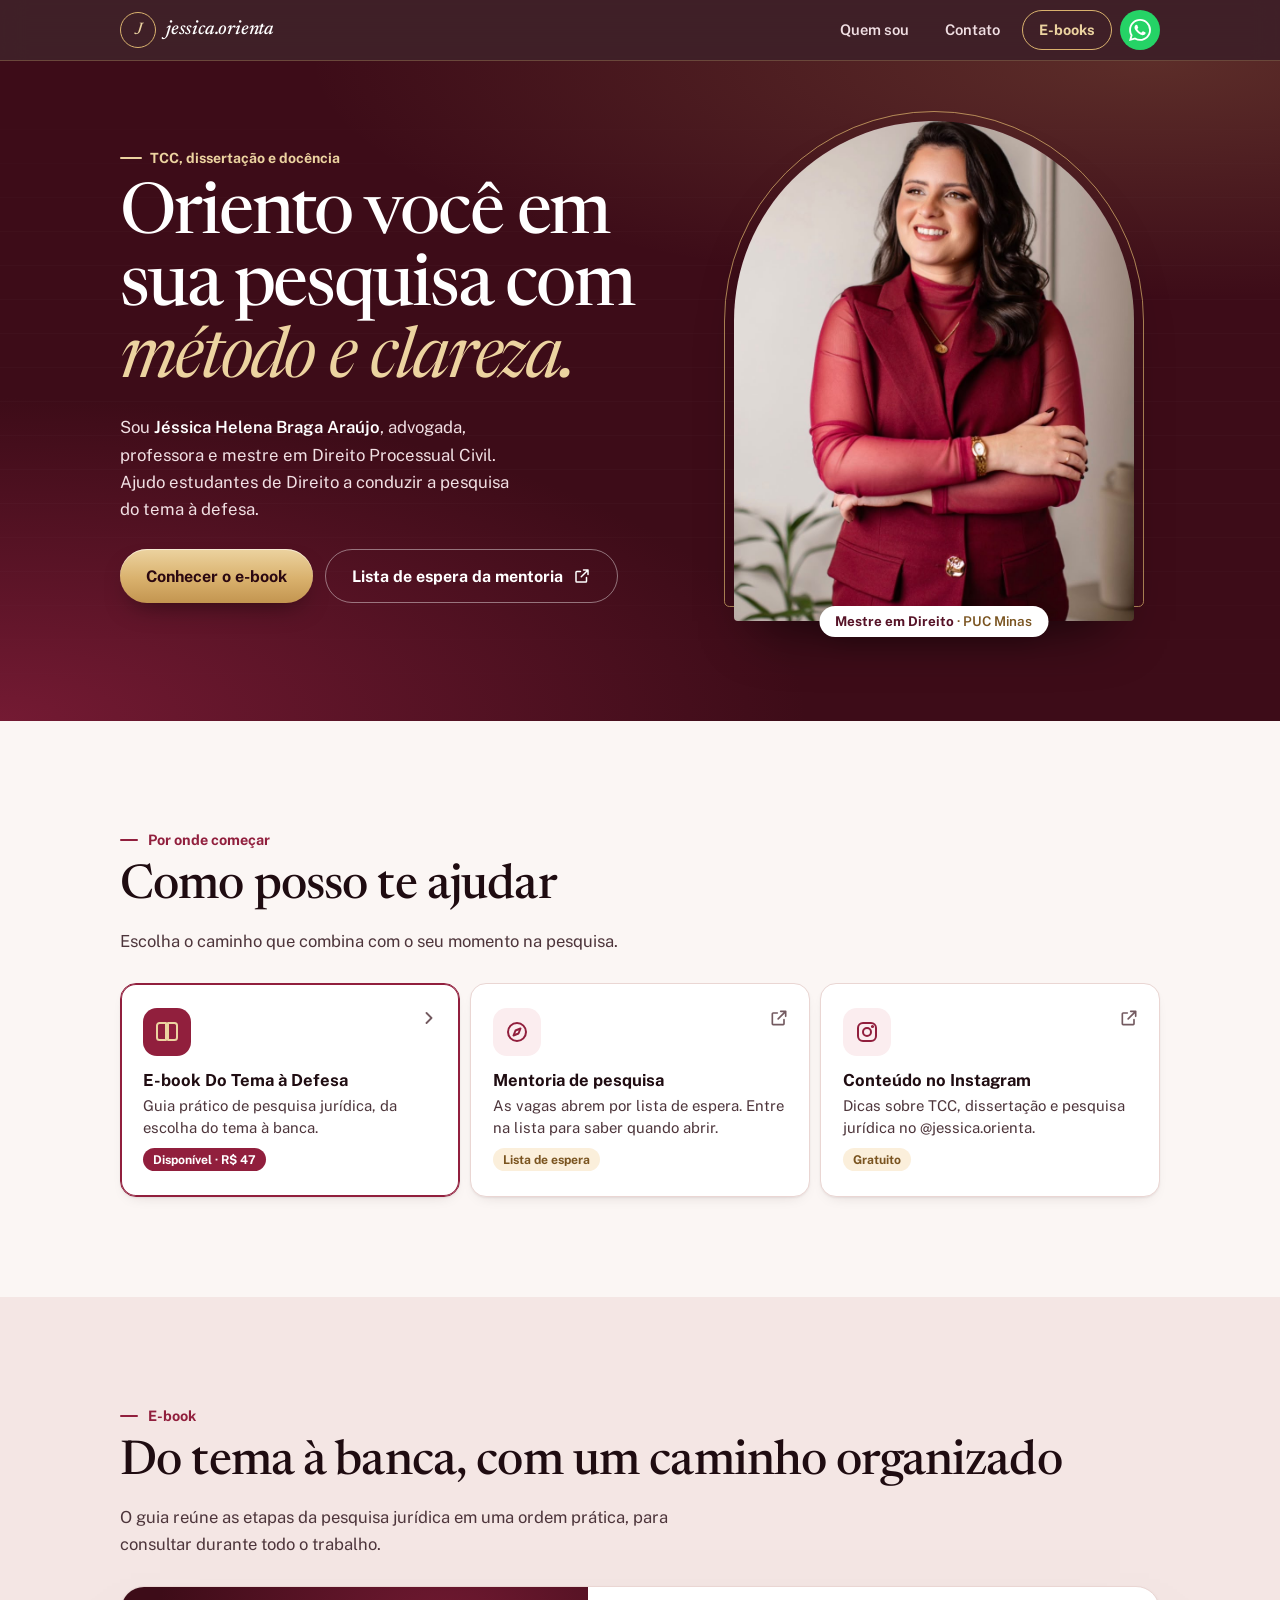
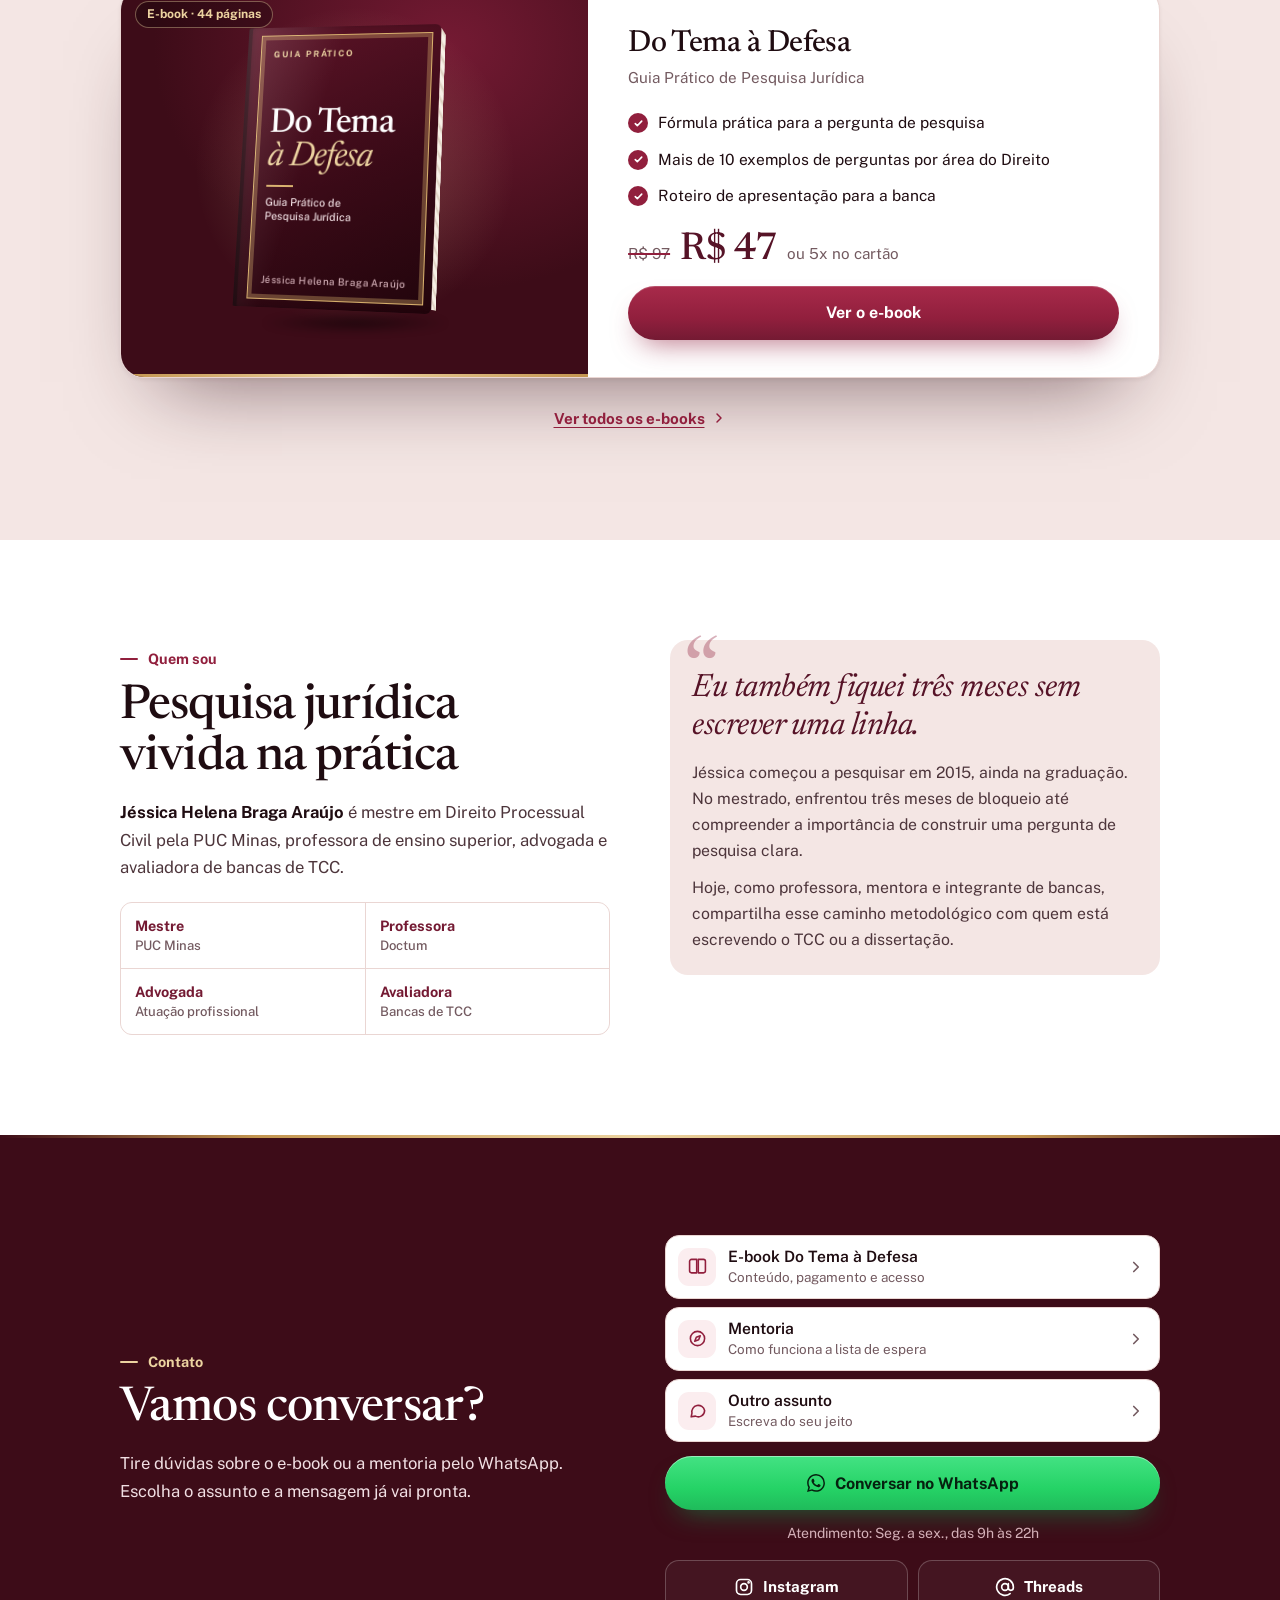
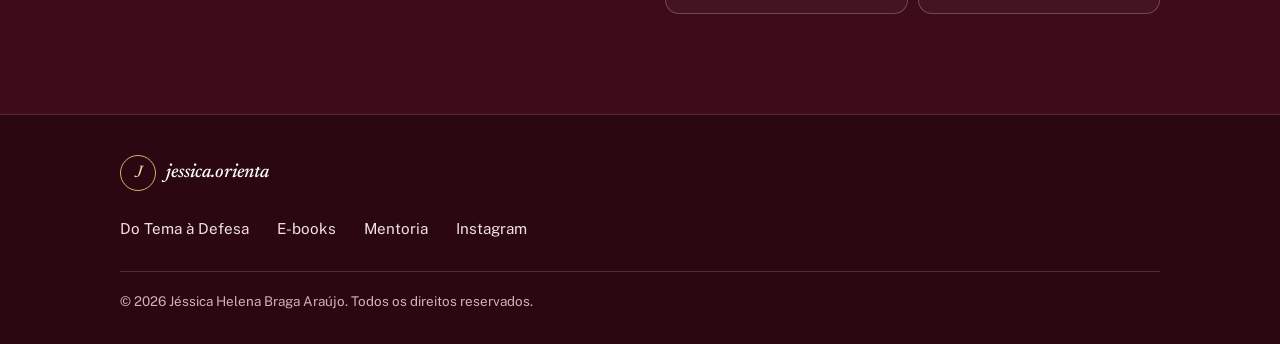
<file: index.html>
<!DOCTYPE html>
<html lang="pt-BR">
<head>
<meta charset="UTF-8">
<meta name="viewport" content="width=device-width, initial-scale=1.0, viewport-fit=cover">
<meta name="format-detection" content="telephone=no">
<title>Jéssica Orienta | Pesquisa jurídica com método e clareza</title>
<meta name="description" content="Jéssica Helena Braga Araújo: advogada, professora e mestre em Direito. Orientação em pesquisa jurídica para TCC e dissertação, e-books e mentoria.">
<meta name="theme-color" content="#3d0c18">
<link rel="canonical" href="https://jessicaorienta.com.br/">
<link rel="icon" href="assets/favicon.svg" type="image/svg+xml">
<link rel="apple-touch-icon" href="assets/apple-touch-icon.png">
<meta property="og:type" content="website">
<meta property="og:locale" content="pt_BR">
<meta property="og:site_name" content="Jéssica Orienta">
<meta property="og:url" content="https://jessicaorienta.com.br/">
<meta property="og:title" content="Jéssica Orienta | Pesquisa jurídica com método e clareza">
<meta property="og:description" content="TCC, dissertação e docência. E-books e mentoria para conduzir sua pesquisa do tema à defesa.">
<meta property="og:image" content="https://jessicaorienta.com.br/assets/og/home.jpg">
<meta property="og:image:width" content="1200">
<meta property="og:image:height" content="630">
<meta name="twitter:card" content="summary_large_image">
<link rel="preconnect" href="https://fonts.googleapis.com">
<link rel="preconnect" href="https://fonts.gstatic.com" crossorigin>
<link href="https://fonts.googleapis.com/css2?family=Newsreader:ital,opsz,wght@0,6..72,400..700;1,6..72,400..600&family=Public+Sans:wght@400..800&display=swap" rel="stylesheet">
<link rel="stylesheet" href="assets/css/site.css">
<script type="application/ld+json">
{"@context":"https://schema.org","@type":"Person","name":"Jéssica Helena Braga Araújo","url":"https://jessicaorienta.com.br/","image":"https://jessicaorienta.com.br/assets/jessica-autora.jpeg","jobTitle":"Advogada, professora e mestre em Direito Processual Civil","alumniOf":"PUC Minas","sameAs":["https://www.instagram.com/jessica.orienta/","https://www.threads.net/@jessica.orienta"]}
</script>
</head>
<body>

<svg width="0" height="0" style="position:absolute" aria-hidden="true">
  <symbol id="i-wa" viewBox="0 0 24 24"><path d="M17.472 14.382c-.297-.149-1.758-.867-2.03-.967-.273-.099-.471-.148-.67.15-.197.297-.767.966-.94 1.164-.173.199-.347.223-.644.075-.297-.15-1.255-.463-2.39-1.475-.883-.788-1.48-1.761-1.653-2.059-.173-.297-.018-.458.13-.606.134-.133.298-.347.446-.52.149-.174.198-.298.298-.497.099-.198.05-.371-.025-.52-.075-.149-.669-1.612-.916-2.207-.242-.579-.487-.5-.669-.51-.173-.008-.371-.01-.57-.01-.198 0-.52.074-.792.372-.272.297-1.04 1.016-1.04 2.479 0 1.462 1.065 2.875 1.213 3.074.149.198 2.096 3.2 5.077 4.487.709.306 1.262.489 1.694.625.712.227 1.36.195 1.871.118.571-.085 1.758-.719 2.006-1.413.248-.694.248-1.289.173-1.413-.074-.124-.272-.198-.57-.347m-5.421 7.403h-.004a9.87 9.87 0 01-5.031-1.378l-.361-.214-3.741.982.998-3.648-.235-.374a9.86 9.86 0 01-1.51-5.26c.001-5.45 4.436-9.884 9.888-9.884 2.64 0 5.122 1.03 6.988 2.898a9.825 9.825 0 012.893 6.994c-.003 5.45-4.437 9.884-9.885 9.884m8.413-18.297A11.815 11.815 0 0012.05 0C5.495 0 .16 5.335.157 11.892c0 2.096.547 4.142 1.588 5.945L.057 24l6.305-1.654a11.882 11.882 0 005.683 1.448h.005c6.554 0 11.89-5.335 11.893-11.893a11.821 11.821 0 00-3.48-8.413Z"/></symbol>
  <symbol id="i-go" viewBox="0 0 24 24"><path d="M9 6l6 6-6 6" fill="none" stroke="currentColor" stroke-width="2.2" stroke-linecap="round" stroke-linejoin="round"/></symbol>
  <symbol id="i-ext" viewBox="0 0 24 24"><path d="M14 4h6v6M20 4l-9 9M18 14v5a1 1 0 01-1 1H5a1 1 0 01-1-1V7a1 1 0 011-1h5" fill="none" stroke="currentColor" stroke-width="2" stroke-linecap="round" stroke-linejoin="round"/></symbol>
  <symbol id="i-ig" viewBox="0 0 24 24"><g fill="none" stroke="currentColor" stroke-width="2" stroke-linecap="round" stroke-linejoin="round"><rect x="3" y="3" width="18" height="18" rx="5"/><circle cx="12" cy="12" r="4"/><circle cx="17.5" cy="6.5" r=".6" fill="currentColor"/></g></symbol>
  <symbol id="i-at" viewBox="0 0 24 24"><g fill="none" stroke="currentColor" stroke-width="2" stroke-linecap="round" stroke-linejoin="round"><circle cx="12" cy="12" r="4"/><path d="M16 8v5a3 3 0 006 0v-1a10 10 0 10-3.9 7.9"/></g></symbol>
</svg>

<!-- ============================== CABEÇALHO ============================== -->
<header class="site-head">
  <div class="wrap head-row">
    <a href="./" class="brand" aria-label="Jéssica Orienta, página inicial"><b aria-hidden="true">J</b><span>jessica.orienta</span></a>
    <nav class="head-nav" aria-label="Principal">
      <a href="#sobre" class="head-link">Quem sou</a>
      <a href="#contato" class="head-link">Contato</a>
      <a href="ebooks/" class="head-pill">E-books</a>
      <a href="#" class="head-wa" data-wa="geral" aria-label="Conversar no WhatsApp"><svg class="wa-ico" aria-hidden="true"><use href="#i-wa"/></svg></a>
    </nav>
  </div>
</header>

<main>
<!-- ============================== HERO ============================== -->
<section class="home-hero" aria-labelledby="titulo-home">
  <div class="wrap home-grid">
    <figure class="arch">
      <img src="assets/jessica-autora.jpeg" alt="Jéssica Helena Braga Araújo" width="910" height="1280" fetchpriority="high">
      <figcaption class="arch-tag">Mestre em Direito <span>· PUC Minas</span></figcaption>
    </figure>
    <div>
      <p class="home-label">TCC, dissertação e docência</p>
      <h1 id="titulo-home">Oriento você em sua pesquisa com <em>método e clareza.</em></h1>
      <p class="home-sub">Sou <strong>Jéssica Helena Braga Araújo</strong>, advogada, professora e mestre em Direito Processual Civil. Ajudo estudantes de Direito a conduzir a pesquisa do tema à defesa.</p>
      <div class="home-actions">
        <a href="ebooks/do-tema-a-defesa/" class="btn btn-primary">Conhecer o e-book</a>
        <a href="#" class="btn btn-ghost" data-link="mentoriaListaEspera">Lista de espera da mentoria <svg aria-hidden="true"><use href="#i-ext"/></svg></a>
      </div>
    </div>
  </div>
</section>

<!-- ============================== CAMINHOS ============================== -->
<section class="section" aria-labelledby="titulo-ajuda">
  <div class="wrap">
    <p class="kicker">Por onde começar</p>
    <h2 class="h2" id="titulo-ajuda">Como posso te ajudar</h2>
    <p class="lead">Escolha o caminho que combina com o seu momento na pesquisa.</p>
    <div class="paths">
      <a class="path featured" href="ebooks/do-tema-a-defesa/">
        <span class="path-ico"><svg viewBox="0 0 24 24" fill="none" stroke="currentColor" stroke-width="2" stroke-linecap="round" stroke-linejoin="round" aria-hidden="true"><path d="M2 5.5A2.5 2.5 0 014.5 3H11v17H4.5A2.5 2.5 0 012 17.5z"/><path d="M22 5.5A2.5 2.5 0 0019.5 3H13v17h6.5a2.5 2.5 0 002.5-2.5z"/></svg></span>
        <span>
          <h3>E-book Do Tema à Defesa</h3>
          <p>Guia prático de pesquisa jurídica, da escolha do tema à banca.</p>
          <span class="path-tag">Disponível · R$ 47</span>
        </span>
        <svg class="path-go" aria-hidden="true"><use href="#i-go"/></svg>
      </a>
      <a class="path" href="#" data-link="mentoriaListaEspera">
        <span class="path-ico"><svg viewBox="0 0 24 24" fill="none" stroke="currentColor" stroke-width="2" stroke-linecap="round" stroke-linejoin="round" aria-hidden="true"><circle cx="12" cy="12" r="9"/><path d="M15.5 8.5l-2 5-5 2 2-5z"/></svg></span>
        <span>
          <h3>Mentoria de pesquisa</h3>
          <p>As vagas abrem por lista de espera. Entre na lista para saber quando abrir.</p>
          <span class="path-tag">Lista de espera</span>
        </span>
        <svg class="path-go" aria-hidden="true"><use href="#i-ext"/></svg>
      </a>
      <a class="path" href="#" data-link="instagram">
        <span class="path-ico"><svg aria-hidden="true"><use href="#i-ig"/></svg></span>
        <span>
          <h3>Conteúdo no Instagram</h3>
          <p>Dicas sobre TCC, dissertação e pesquisa jurídica no @jessica.orienta.</p>
          <span class="path-tag">Gratuito</span>
        </span>
        <svg class="path-go" aria-hidden="true"><use href="#i-ext"/></svg>
      </a>
    </div>
  </div>
</section>

<!-- ============================== E-BOOK EM DESTAQUE ============================== -->
<section class="section alt" id="ebooks" aria-labelledby="titulo-ebook">
  <div class="wrap">
    <p class="kicker">E-book</p>
    <h2 class="h2" id="titulo-ebook">Do tema à banca, com um caminho organizado</h2>
    <p class="lead" style="margin-bottom:28px">O guia reúne as etapas da pesquisa jurídica em uma ordem prática, para consultar durante todo o trabalho.</p>
    <article class="ebook-card">
      <a class="ebook-cover" href="ebooks/do-tema-a-defesa/" aria-label="Ver o e-book Do Tema à Defesa">
        <span class="cover-glow" aria-hidden="true"></span>
        <span class="ebook-badge">E-book · 44 páginas</span>
        <span class="book-scene" aria-hidden="true">
          <span class="book" style="display:block">
            <span class="book-face book-back"></span>
            <span class="book-face book-spine"></span>
            <span class="book-face book-pages"></span>
            <span class="book-face book-front">
              <span class="bk-brow">GUIA PRÁTICO</span>
              <span><span class="bk-title" style="display:block">Do Tema<br><i>à Defesa</i></span><span class="bk-rule" style="display:block"></span><span class="bk-sub">Guia Prático de<br>Pesquisa Jurídica</span></span>
              <span class="bk-author">Jéssica Helena Braga Araújo</span>
            </span>
          </span>
          <span class="book-shadow" style="display:block"></span>
        </span>
      </a>
      <div class="ebook-body">
        <h3>Do Tema à Defesa</h3>
        <p class="ebook-sub">Guia Prático de Pesquisa Jurídica</p>
        <ul class="ebook-list">
          <li>Fórmula prática para a pergunta de pesquisa</li>
          <li>Mais de 10 exemplos de perguntas por área do Direito</li>
          <li>Roteiro de apresentação para a banca</li>
        </ul>
        <p class="ebook-price"><s>R$ 97</s><b>R$ 47</b>ou 5x no cartão</p>
        <a href="ebooks/do-tema-a-defesa/" class="btn btn-wine btn-block">Ver o e-book</a>
      </div>
    </article>
    <p class="ebook-more"><a href="ebooks/">Ver todos os e-books <svg class="ico" aria-hidden="true" style="width:16px;height:16px"><use href="#i-go"/></svg></a></p>
  </div>
</section>

<!-- ============================== QUEM SOU ============================== -->
<section class="section white" id="sobre" aria-labelledby="titulo-sobre">
  <div class="wrap about-grid">
    <div>
      <p class="kicker">Quem sou</p>
      <h2 class="h2" id="titulo-sobre">Pesquisa jurídica vivida na prática</h2>
      <p class="about-intro"><strong>Jéssica Helena Braga Araújo</strong> é mestre em Direito Processual Civil pela PUC Minas, professora de ensino superior, advogada e avaliadora de bancas de TCC.</p>
      <ul class="creds" aria-label="Atuação acadêmica e profissional">
        <li>Mestre<span>PUC Minas</span></li>
        <li>Professora<span>Doctum</span></li>
        <li>Advogada<span>Atuação profissional</span></li>
        <li>Avaliadora<span>Bancas de TCC</span></li>
      </ul>
    </div>
    <div class="pull">
      <blockquote>Eu também fiquei três meses sem escrever uma linha.</blockquote>
      <p>Jéssica começou a pesquisar em 2015, ainda na graduação. No mestrado, enfrentou três meses de bloqueio até compreender a importância de construir uma pergunta de pesquisa clara.</p>
      <p>Hoje, como professora, mentora e integrante de bancas, compartilha esse caminho metodológico com quem está escrevendo o TCC ou a dissertação.</p>
    </div>
  </div>
</section>

<!-- ============================== CONTATO ============================== -->
<section class="section dark" id="contato" aria-labelledby="titulo-contato">
  <div class="wrap contact-grid">
    <div>
      <p class="kicker">Contato</p>
      <h2 class="h2" id="titulo-contato">Vamos conversar?</h2>
      <p class="lead">Tire dúvidas sobre o e-book ou a mentoria pelo WhatsApp. Escolha o assunto e a mensagem já vai pronta.</p>
    </div>
    <div>
      <div class="wa-topics">
        <a class="wa-topic" href="#" data-wa="ebook"><span class="t-ico"><svg viewBox="0 0 24 24" fill="none" stroke="currentColor" stroke-width="2" stroke-linecap="round" stroke-linejoin="round" aria-hidden="true"><path d="M2 5.5A2.5 2.5 0 014.5 3H11v17H4.5A2.5 2.5 0 012 17.5z"/><path d="M22 5.5A2.5 2.5 0 0019.5 3H13v17h6.5a2.5 2.5 0 002.5-2.5z"/></svg></span><span>E-book Do Tema à Defesa<small>Conteúdo, pagamento e acesso</small></span><svg class="t-go" aria-hidden="true"><use href="#i-go"/></svg></a>
        <a class="wa-topic" href="#" data-wa="mentoria"><span class="t-ico"><svg viewBox="0 0 24 24" fill="none" stroke="currentColor" stroke-width="2" stroke-linecap="round" stroke-linejoin="round" aria-hidden="true"><circle cx="12" cy="12" r="9"/><path d="M15.5 8.5l-2 5-5 2 2-5z"/></svg></span><span>Mentoria<small>Como funciona a lista de espera</small></span><svg class="t-go" aria-hidden="true"><use href="#i-go"/></svg></a>
        <a class="wa-topic" href="#" data-wa="outro"><span class="t-ico"><svg viewBox="0 0 24 24" fill="none" stroke="currentColor" stroke-width="2" stroke-linecap="round" stroke-linejoin="round" aria-hidden="true"><path d="M21 12a8 8 0 01-11.6 7.1L4 20l1-4.6A8 8 0 1121 12z"/></svg></span><span>Outro assunto<small>Escreva do seu jeito</small></span><svg class="t-go" aria-hidden="true"><use href="#i-go"/></svg></a>
      </div>
      <a href="#" class="btn btn-wa btn-block" data-wa="geral" style="margin-top:14px"><svg class="wa-ico" aria-hidden="true"><use href="#i-wa"/></svg>Conversar no WhatsApp</a>
      <p class="contact-hours" data-wa-hours hidden></p>
      <div class="socials">
        <a class="social" href="#" data-link="instagram"><svg aria-hidden="true"><use href="#i-ig"/></svg>Instagram</a>
        <a class="social" href="#" data-link="threads"><svg aria-hidden="true"><use href="#i-at"/></svg>Threads</a>
      </div>
    </div>
  </div>
</section>
</main>

<!-- ============================== RODAPÉ ============================== -->
<footer class="site-foot">
  <div class="wrap">
    <a href="./" class="foot-brand"><b aria-hidden="true">J</b><span>jessica.orienta</span></a>
    <nav class="foot-nav" aria-label="Rodapé">
      <a href="ebooks/do-tema-a-defesa/">Do Tema à Defesa</a>
      <a href="ebooks/">E-books</a>
      <a href="#" data-link="mentoriaListaEspera">Mentoria</a>
      <a href="#" data-link="instagram">Instagram</a>
    </nav>
    <p class="foot-copy">© <span data-year>2026</span> Jéssica Helena Braga Araújo. Todos os direitos reservados.</p>
  </div>
</footer>

<div class="toast" id="toast" role="status" aria-live="polite"></div>

<script src="assets/js/site-config.js"></script>
<script src="assets/js/site.js"></script>
</body>
</html>
</file>
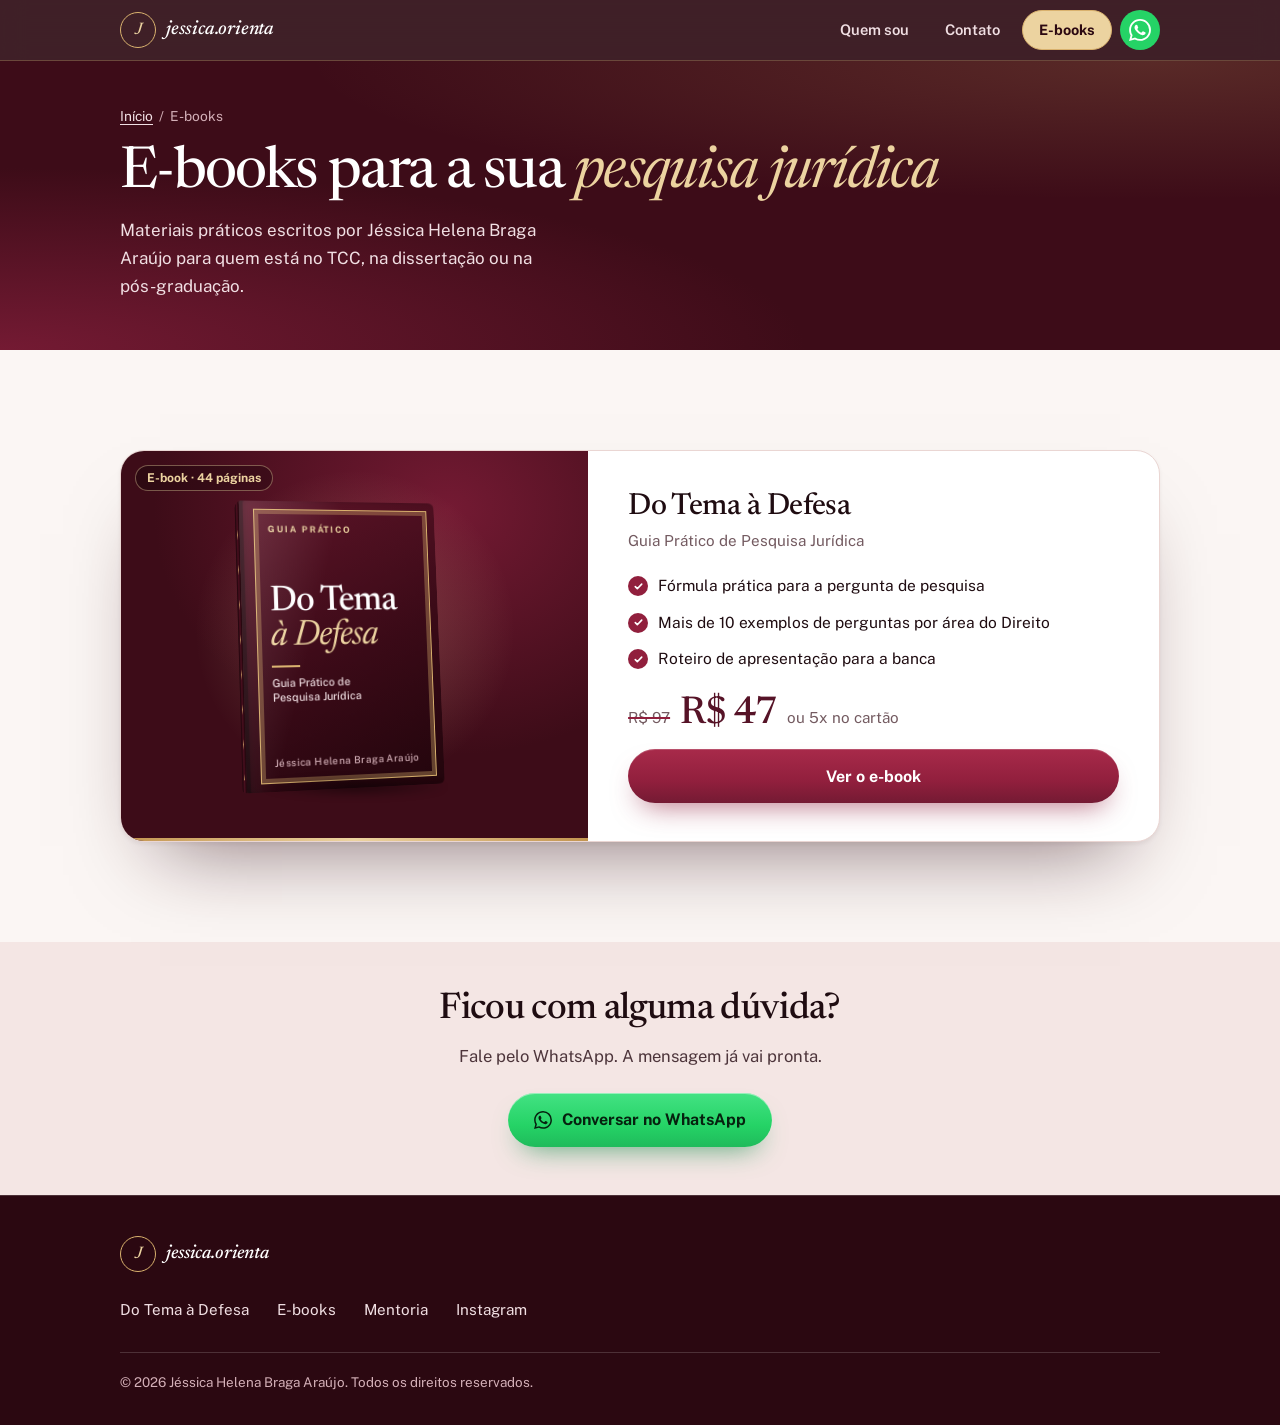
<file: ebooks/index.html>
<!DOCTYPE html>
<html lang="pt-BR">
<head>
<meta charset="UTF-8">
<meta name="viewport" content="width=device-width, initial-scale=1.0, viewport-fit=cover">
<title>E-books | Jéssica Orienta</title>
<meta name="description" content="Materiais práticos de pesquisa jurídica para TCC e dissertação, por Jéssica Helena Braga Araújo.">
<meta name="theme-color" content="#3d0c18">
<link rel="canonical" href="https://jessicaorienta.com.br/ebooks/">
<link rel="icon" href="../assets/favicon.svg" type="image/svg+xml">
<link rel="apple-touch-icon" href="../assets/apple-touch-icon.png">
<meta property="og:type" content="website">
<meta property="og:locale" content="pt_BR">
<meta property="og:site_name" content="Jéssica Orienta">
<meta property="og:url" content="https://jessicaorienta.com.br/ebooks/">
<meta property="og:title" content="E-books | Jéssica Orienta">
<meta property="og:description" content="Materiais práticos de pesquisa jurídica para TCC e dissertação.">
<meta property="og:image" content="https://jessicaorienta.com.br/assets/og/do-tema-a-defesa.jpg">
<meta name="twitter:card" content="summary_large_image">
<link rel="preconnect" href="https://fonts.googleapis.com">
<link rel="preconnect" href="https://fonts.gstatic.com" crossorigin>
<link href="https://fonts.googleapis.com/css2?family=Newsreader:ital,opsz,wght@0,6..72,400..700;1,6..72,400..600&family=Public+Sans:wght@400..800&display=swap" rel="stylesheet">
<link rel="stylesheet" href="../assets/css/site.css">
</head>
<body>

<svg width="0" height="0" style="position:absolute" aria-hidden="true">
  <symbol id="i-wa" viewBox="0 0 24 24"><path d="M17.472 14.382c-.297-.149-1.758-.867-2.03-.967-.273-.099-.471-.148-.67.15-.197.297-.767.966-.94 1.164-.173.199-.347.223-.644.075-.297-.15-1.255-.463-2.39-1.475-.883-.788-1.48-1.761-1.653-2.059-.173-.297-.018-.458.13-.606.134-.133.298-.347.446-.52.149-.174.198-.298.298-.497.099-.198.05-.371-.025-.52-.075-.149-.669-1.612-.916-2.207-.242-.579-.487-.5-.669-.51-.173-.008-.371-.01-.57-.01-.198 0-.52.074-.792.372-.272.297-1.04 1.016-1.04 2.479 0 1.462 1.065 2.875 1.213 3.074.149.198 2.096 3.2 5.077 4.487.709.306 1.262.489 1.694.625.712.227 1.36.195 1.871.118.571-.085 1.758-.719 2.006-1.413.248-.694.248-1.289.173-1.413-.074-.124-.272-.198-.57-.347m-5.421 7.403h-.004a9.87 9.87 0 01-5.031-1.378l-.361-.214-3.741.982.998-3.648-.235-.374a9.86 9.86 0 01-1.51-5.26c.001-5.45 4.436-9.884 9.888-9.884 2.64 0 5.122 1.03 6.988 2.898a9.825 9.825 0 012.893 6.994c-.003 5.45-4.437 9.884-9.885 9.884m8.413-18.297A11.815 11.815 0 0012.05 0C5.495 0 .16 5.335.157 11.892c0 2.096.547 4.142 1.588 5.945L.057 24l6.305-1.654a11.882 11.882 0 005.683 1.448h.005c6.554 0 11.89-5.335 11.893-11.893a11.821 11.821 0 00-3.48-8.413Z"/></symbol>
  <symbol id="i-go" viewBox="0 0 24 24"><path d="M9 6l6 6-6 6" fill="none" stroke="currentColor" stroke-width="2.2" stroke-linecap="round" stroke-linejoin="round"/></symbol>
  <symbol id="i-ext" viewBox="0 0 24 24"><path d="M14 4h6v6M20 4l-9 9M18 14v5a1 1 0 01-1 1H5a1 1 0 01-1-1V7a1 1 0 011-1h5" fill="none" stroke="currentColor" stroke-width="2" stroke-linecap="round" stroke-linejoin="round"/></symbol>
  <symbol id="i-ig" viewBox="0 0 24 24"><g fill="none" stroke="currentColor" stroke-width="2" stroke-linecap="round" stroke-linejoin="round"><rect x="3" y="3" width="18" height="18" rx="5"/><circle cx="12" cy="12" r="4"/><circle cx="17.5" cy="6.5" r=".6" fill="currentColor"/></g></symbol>
  <symbol id="i-at" viewBox="0 0 24 24"><g fill="none" stroke="currentColor" stroke-width="2" stroke-linecap="round" stroke-linejoin="round"><circle cx="12" cy="12" r="4"/><path d="M16 8v5a3 3 0 006 0v-1a10 10 0 10-3.9 7.9"/></g></symbol>
</svg>

<header class="site-head">
  <div class="wrap head-row">
    <a href="../" class="brand" aria-label="Jéssica Orienta, página inicial"><b aria-hidden="true">J</b><span>jessica.orienta</span></a>
    <nav class="head-nav" aria-label="Principal">
      <a href="../#sobre" class="head-link">Quem sou</a>
      <a href="../#contato" class="head-link">Contato</a>
      <a href="../ebooks/" class="head-pill" aria-current="page">E-books</a>
      <a href="#" class="head-wa" data-wa="geral" aria-label="Conversar no WhatsApp"><svg class="wa-ico" aria-hidden="true"><use href="#i-wa"/></svg></a>
    </nav>
  </div>
</header>

<main>
<section class="page-hero" aria-labelledby="titulo-ebooks">
  <div class="wrap">
    <nav class="crumbs" aria-label="Você está em"><a href="../">Início</a><span aria-hidden="true">/</span><span>E-books</span></nav>
    <h1 id="titulo-ebooks">E-books para a sua <em>pesquisa jurídica</em></h1>
    <p>Materiais práticos escritos por Jéssica Helena Braga Araújo para quem está no TCC, na dissertação ou na pós-graduação.</p>
  </div>
</section>
<section class="section" aria-label="Lista de e-books">
  <div class="wrap">
    <div class="ebook-grid">
    <article class="ebook-card">
      <a class="ebook-cover" href="../ebooks/do-tema-a-defesa/" aria-label="Ver o e-book Do Tema à Defesa">
        <span class="cover-glow" aria-hidden="true"></span>
        <span class="ebook-badge">E-book · 44 páginas</span>
        <span class="book-scene" aria-hidden="true">
          <span class="book" style="display:block">
            <span class="book-face book-back"></span>
            <span class="book-face book-spine"></span>
            <span class="book-face book-pages"></span>
            <span class="book-face book-front">
              <span class="bk-brow">GUIA PRÁTICO</span>
              <span><span class="bk-title" style="display:block">Do Tema<br><i>à Defesa</i></span><span class="bk-rule" style="display:block"></span><span class="bk-sub">Guia Prático de<br>Pesquisa Jurídica</span></span>
              <span class="bk-author">Jéssica Helena Braga Araújo</span>
            </span>
          </span>
          <span class="book-shadow" style="display:block"></span>
        </span>
      </a>
      <div class="ebook-body">
        <h3>Do Tema à Defesa</h3>
        <p class="ebook-sub">Guia Prático de Pesquisa Jurídica</p>
        <ul class="ebook-list">
          <li>Fórmula prática para a pergunta de pesquisa</li>
          <li>Mais de 10 exemplos de perguntas por área do Direito</li>
          <li>Roteiro de apresentação para a banca</li>
        </ul>
        <p class="ebook-price"><s>R$ 97</s><b>R$ 47</b>ou 5x no cartão</p>
        <a href="../ebooks/do-tema-a-defesa/" class="btn btn-wine btn-block">Ver o e-book</a>
      </div>
    </article>
    </div>
  </div>
</section>
<section class="section alt" style="padding:48px 0" aria-labelledby="titulo-duvida">
  <div class="wrap narrow center">
    <h2 class="h2" id="titulo-duvida" style="font-size:clamp(1.7rem,6vw,2.3rem)">Ficou com alguma dúvida?</h2>
    <p class="lead" style="margin-bottom:22px">Fale pelo WhatsApp. A mensagem já vai pronta.</p>
    <a href="#" class="btn btn-wa" data-wa="ebook"><svg class="wa-ico" aria-hidden="true"><use href="#i-wa"/></svg>Conversar no WhatsApp</a>
  </div>
</section>
</main>

<footer class="site-foot">
  <div class="wrap">
    <a href="../" class="foot-brand"><b aria-hidden="true">J</b><span>jessica.orienta</span></a>
    <nav class="foot-nav" aria-label="Rodapé">
      <a href="../ebooks/do-tema-a-defesa/">Do Tema à Defesa</a>
      <a href="../ebooks/">E-books</a>
      <a href="#" data-link="mentoriaListaEspera">Mentoria</a>
      <a href="#" data-link="instagram">Instagram</a>
    </nav>
    <p class="foot-copy">© <span data-year>2026</span> Jéssica Helena Braga Araújo. Todos os direitos reservados.</p>
  </div>
</footer>

<div class="toast" id="toast" role="status" aria-live="polite"></div>

<script src="../assets/js/site-config.js"></script>
<script src="../assets/js/site.js"></script>
</body>
</html>
</file>
<file: assets/css/site.css>
/* ==========================================================================
   jessicaorienta.com.br — estilos das páginas gerais (início, e-books, 404)
   Mesma identidade da página do e-book: bordô, dourado, Newsreader + Public Sans.
   ========================================================================== */
:root{
  --wine-950:#2b0811; --wine-900:#3d0c18; --wine-800:#561327; --wine-700:#741a33; --wine-600:#911f3d; --wine-500:#a82a4a;
  --page:#fbf6f4; --alt:#f4e6e4; --card:#ffffff; --line:#ead6d3; --line-strong:#dcbcb8; --tint:#fbedef;
  --ink:#1f0c11; --copy:#4d353b; --muted:#735a60;
  --on-dark:#ffffff; --on-dark-2:#f1dfe3; --on-dark-3:#d4b0b8; --line-dark:rgba(255,255,255,.16);
  --gold-300:#ecd3a0; --gold-400:#d9b16d; --gold-500:#c39550; --gold-700:#7a5420;
  --wa:#25d366; --wa-ink:#06210f;
  --shadow-sm:0 1px 2px rgba(43,8,17,.06),0 6px 16px -10px rgba(43,8,17,.22);
  --shadow:0 1px 2px rgba(43,8,17,.06),0 18px 40px -22px rgba(43,8,17,.38);
  --shadow-lg:0 2px 4px rgba(43,8,17,.06),0 44px 80px -40px rgba(43,8,17,.55);
  --serif:"Newsreader",Georgia,"Times New Roman",serif;
  --sans:"Public Sans",system-ui,-apple-system,"Segoe UI",Roboto,sans-serif;
  --gutter:20px; --radius:14px; --head-h:60px;
  --safe-t:env(safe-area-inset-top,0px); --safe-b:env(safe-area-inset-bottom,0px);
}
*,*::before,*::after{box-sizing:border-box}
html{scroll-behavior:smooth;scroll-padding-top:calc(var(--head-h) + 12px);-webkit-text-size-adjust:100%}
body{margin:0;min-width:320px;background:var(--page);color:var(--ink);font:400 1.0625rem/1.65 var(--sans);-webkit-font-smoothing:antialiased;overflow-x:hidden}
img{max-width:100%;height:auto;display:block}
h1,h2,h3,p,figure,ul{margin:0}
ul{padding:0;list-style:none}
h1,h2,h3{font-family:var(--serif);font-weight:500;letter-spacing:-.018em;color:var(--ink);text-wrap:balance}
p{text-wrap:pretty}
a{color:inherit}
a,button{-webkit-tap-highlight-color:transparent;touch-action:manipulation}
button{font:inherit}
:focus-visible{outline:3px solid var(--gold-500);outline-offset:3px;border-radius:6px}
::selection{background:var(--wine-600);color:#fff}
.wrap{width:100%;max-width:1120px;margin:0 auto;padding:0 var(--gutter)}
.narrow{max-width:760px}
.section{padding:64px 0}
.alt{background:var(--alt)}
.white{background:var(--card)}
.dark{position:relative;background:var(--wine-900);color:var(--on-dark-2)}
.dark h2,.dark h3{color:var(--on-dark)}
.dark::before{content:"";position:absolute;left:0;right:0;top:0;height:3px;background:linear-gradient(90deg,transparent,var(--gold-500) 20%,var(--gold-300) 50%,var(--gold-500) 80%,transparent)}
.kicker{display:inline-flex;align-items:center;gap:10px;font:700 .9rem/1.4 var(--sans);color:var(--wine-600);margin-bottom:12px}
.kicker::before{content:"";width:18px;height:2px;border-radius:2px;background:currentColor}
.dark .kicker{color:var(--gold-300)}
.h2{font-size:clamp(2rem,7.4vw,3rem);line-height:1.08;margin-bottom:14px}
.lead{font-size:1.04rem;color:var(--copy);max-width:56ch}
.dark .lead{color:var(--on-dark-2)}
.center{text-align:center}
.center .lead{margin-inline:auto}
.center .kicker::after{content:"";width:18px;height:2px;border-radius:2px;background:currentColor}
.ico{width:20px;height:20px;flex:none}
.wa-ico{width:20px;height:20px;flex:none;fill:currentColor}

/* ---------- Botões ---------- */
.btn{display:inline-flex;align-items:center;justify-content:center;gap:10px;min-height:54px;padding:15px 26px;border-radius:999px;font:700 1rem/1.2 var(--sans);text-decoration:none;cursor:pointer;border:0;transition:transform .15s ease,box-shadow .18s ease,background-color .18s ease;user-select:none;-webkit-user-select:none}
.btn:active{transform:scale(.97)}
.btn svg{width:18px;height:18px;flex:none}
.btn-primary{background:linear-gradient(180deg,var(--gold-300),var(--gold-400) 55%,var(--gold-500));color:var(--wine-950);box-shadow:inset 0 1px 0 rgba(255,255,255,.55),0 12px 26px -12px rgba(0,0,0,.55)}
.btn-wine{background:linear-gradient(180deg,var(--wine-500),var(--wine-600) 60%,var(--wine-700));color:#fff;box-shadow:inset 0 1px 0 rgba(255,255,255,.18),0 14px 28px -12px rgba(145,31,61,.65)}
.btn-ghost{color:var(--on-dark);border:1.5px solid rgba(255,255,255,.42);background:transparent}
.btn-line{color:var(--wine-700);border:1.5px solid var(--line-strong);background:var(--card)}
.btn-wa{background:linear-gradient(180deg,#43e283,#25d366 60%,#1fbb5b);color:var(--wa-ink);box-shadow:inset 0 1px 0 rgba(255,255,255,.45),0 14px 28px -14px rgba(18,140,74,.75)}
.btn-block{width:100%}
@media (hover:hover){
  .btn-primary:hover,.btn-wine:hover,.btn-wa:hover{transform:translateY(-2px)}
  .btn-ghost:hover{background:rgba(255,255,255,.08);border-color:rgba(255,255,255,.7)}
  .btn-line:hover{border-color:var(--wine-600)}
}

/* ---------- Cabeçalho ---------- */
.site-head{position:sticky;top:0;z-index:50;padding-top:var(--safe-t);background:rgba(43,8,17,.9);backdrop-filter:blur(12px);-webkit-backdrop-filter:blur(12px);border-bottom:1px solid rgba(217,177,109,.28);transition:box-shadow .25s}
.site-head.scrolled{box-shadow:0 10px 30px -18px rgba(0,0,0,.7)}
.head-row{display:flex;align-items:center;gap:10px;height:var(--head-h)}
.brand{display:flex;align-items:center;gap:10px;text-decoration:none;color:#fff;min-width:0}
.brand b{flex:none;display:grid;place-items:center;width:36px;height:36px;border-radius:50%;border:1px solid var(--gold-400);font:500 italic 1.05rem var(--serif);color:var(--gold-300)}
.brand span{font:500 italic 1.22rem/1 var(--serif);letter-spacing:-.01em;white-space:nowrap}
.head-nav{display:flex;align-items:center;gap:8px;margin-left:auto}
.head-link{display:none;align-items:center;min-height:40px;padding:0 14px;border-radius:999px;color:var(--on-dark-2);text-decoration:none;font:600 .92rem/1 var(--sans)}
.head-link[aria-current="page"]{color:var(--gold-300)}
.head-pill{display:inline-flex;align-items:center;min-height:40px;padding:0 16px;border-radius:999px;border:1px solid var(--gold-400);color:var(--gold-300);text-decoration:none;font:700 .9rem/1 var(--sans)}
.head-pill[aria-current="page"]{background:var(--gold-300);color:var(--wine-950)}
.head-wa{flex:none;display:grid;place-items:center;width:40px;height:40px;border-radius:50%;background:var(--wa);color:#fff;text-decoration:none}
.head-wa .wa-ico{width:22px;height:22px}
@media (hover:hover){.head-link:hover{color:#fff}}

/* ---------- Hero da página inicial ---------- */
.home-hero{position:relative;overflow:hidden;color:var(--on-dark-2);background:
  radial-gradient(110% 60% at 90% 0%,rgba(217,177,109,.2),transparent 60%),
  radial-gradient(90% 70% at 0% 100%,var(--wine-700),transparent 70%),
  var(--wine-900)}
.home-hero::after{content:"";position:absolute;inset:0;pointer-events:none;opacity:.6;background-image:linear-gradient(rgba(255,255,255,.03) 1px,transparent 1px);background-size:100% 34px;-webkit-mask-image:linear-gradient(180deg,transparent,#000 30%,#000 70%,transparent);mask-image:linear-gradient(180deg,transparent,#000 30%,#000 70%,transparent)}
.home-grid{position:relative;z-index:2;display:grid;gap:34px;padding-top:30px;padding-bottom:60px}
.arch{position:relative;width:min(78%,330px);margin:0 auto;animation:rise .9s cubic-bezier(.2,.8,.2,1) both}
.arch::before{content:"";position:absolute;inset:-10px -10px 14px -10px;border:1.5px solid var(--gold-400);border-radius:999px 999px 26px 26px;opacity:.75}
.arch img{position:relative;width:100%;aspect-ratio:4/5;object-fit:cover;object-position:50% 14%;border-radius:999px 999px 20px 20px;box-shadow:0 30px 60px -30px rgba(0,0,0,.8);background:var(--wine-800)}
.arch-tag{position:absolute;left:50%;bottom:-16px;transform:translateX(-50%);white-space:nowrap;padding:9px 16px;border-radius:999px;background:var(--card);color:var(--wine-800);font:700 .84rem/1 var(--sans);box-shadow:0 12px 26px -12px rgba(0,0,0,.6)}
.arch-tag span{color:var(--gold-700);font-weight:600}
@keyframes rise{from{opacity:0;transform:translateY(20px)}}
.home-label{display:inline-flex;align-items:center;gap:8px;font:700 .88rem/1.3 var(--sans);color:var(--gold-300);margin-bottom:14px}
.home-label::before{content:"";width:22px;height:2px;border-radius:2px;background:currentColor}
.home-hero h1{color:#fff;font-size:clamp(2.4rem,10vw,4.4rem);line-height:1.02;letter-spacing:-.03em;font-weight:450;margin-bottom:18px}
.home-hero h1 em{font-style:italic;font-weight:400;color:var(--gold-300)}
.home-sub{font-size:1.05rem;line-height:1.62;color:var(--on-dark-2);max-width:40ch;margin-bottom:26px}
.home-sub strong{color:#fff;font-weight:600}
.home-actions{display:flex;flex-direction:column;gap:12px;max-width:440px}

/* ---------- Caminhos (como posso te ajudar) ---------- */
.paths{display:grid;gap:10px;margin-top:28px}
.path{position:relative;display:flex;align-items:center;gap:14px;padding:18px 16px;background:var(--card);border:1px solid var(--line);border-radius:16px;box-shadow:var(--shadow-sm);text-decoration:none;color:var(--ink);transition:border-color .2s,transform .12s,box-shadow .2s}
.path:active{transform:scale(.985)}
.path-ico{flex:none;width:48px;height:48px;border-radius:14px;display:grid;place-items:center;background:var(--tint);color:var(--wine-600)}
.path-ico svg{width:24px;height:24px}
.path.featured .path-ico{background:var(--wine-600);color:var(--gold-300)}
.path h3{font:700 1.04rem/1.3 var(--sans);letter-spacing:0;margin-bottom:3px}
.path p{font-size:.93rem;line-height:1.5;color:var(--copy)}
.path-tag{display:inline-block;margin-top:8px;padding:4px 10px;border-radius:999px;font:700 .76rem/1.3 var(--sans);background:#fbefdb;color:var(--gold-700)}
.path.featured{border-color:var(--wine-600);box-shadow:0 0 0 1px var(--wine-600) inset,var(--shadow-sm)}
.path.featured .path-tag{background:var(--wine-600);color:#fff}
.path-go{margin-left:auto;flex:none;width:20px;height:20px;color:var(--muted)}
@media (hover:hover){.path:hover{border-color:var(--wine-600);box-shadow:var(--shadow)}}

/* ---------- Livro 3D (cartões de e-book) ---------- */
.book-scene{position:relative;--w:140px;--t:18px;perspective:1100px;display:inline-block;padding:4px 24px 0}
.book{position:relative;width:var(--w);height:calc(var(--w)*1.42);transform-style:preserve-3d;transform:translateY(var(--ty,0px)) rotateY(var(--ry,26deg)) rotateX(var(--rx,4deg)) rotateZ(var(--rz,0deg));will-change:transform}
.book-face{position:absolute;inset:0;backface-visibility:hidden}
.book-front{transform:translateZ(calc(var(--t)/2));border-radius:2px 6px 6px 2px;overflow:hidden;background:linear-gradient(155deg,#5e1428 0%,#3a0a17 55%,#22050c 100%);box-shadow:inset 4px 0 0 rgba(0,0,0,.3),inset 6px 0 10px -4px rgba(0,0,0,.45);display:flex;flex-direction:column;justify-content:space-between;padding:16px 13px 13px 20px;color:#fff;text-align:left}
.book-front::before{content:"";position:absolute;inset:8px 8px 8px 14px;border:1px solid var(--gold-400);box-shadow:inset 0 0 0 3px transparent,inset 0 0 0 4px rgba(217,177,109,.35);pointer-events:none}
.book-front::after{content:"";position:absolute;inset:0;background:linear-gradient(105deg,rgba(255,255,255,.14),transparent 38%);pointer-events:none}
.book-front>span,.book-front>span>span{display:block}
.bk-brow{font:700 .42rem/1 var(--sans);letter-spacing:.22em;color:var(--gold-300)}
.bk-title{font:500 1.55rem/.98 var(--serif);letter-spacing:-.03em;color:#fff}
.bk-title i{font-weight:400;color:var(--gold-300)}
.bk-rule{width:28px;height:2px;background:var(--gold-400);margin:10px 0 8px}
.bk-sub{font:500 .5rem/1.35 var(--sans);color:#f1dfe3}
.bk-author{font:500 .46rem/1.3 var(--sans);color:#d4b0b8;letter-spacing:.04em}
.book-spine{width:var(--t);left:calc(var(--t)/-2);right:auto;transform:rotateY(-90deg);background:linear-gradient(90deg,#1c040a,#4a0f1f 50%,#1c040a);border-radius:3px 0 0 3px}
.book-spine::after{content:"";position:absolute;left:50%;top:12px;bottom:12px;width:1px;background:var(--gold-400);opacity:.7}
.book-pages{width:var(--t);left:calc(var(--w) - var(--t)/2);right:auto;top:4px;bottom:4px;height:auto;transform:rotateY(90deg);background:repeating-linear-gradient(90deg,#f7f0e6 0 2px,#ddd0c0 2px 3px)}
.book-back{transform:rotateY(180deg) translateZ(calc(var(--t)/2));background:#22050c}
.book-shadow{width:calc(var(--w)*1.15);height:20px;margin:-6px auto 0;border-radius:50%;background:radial-gradient(closest-side,rgba(0,0,0,.6),transparent);filter:blur(4px);transform:scaleX(var(--sh,1));opacity:var(--so,1)}

/* ---------- Cartão de e-book ---------- */
.ebook-card{display:grid;background:var(--card);border:1px solid var(--line);border-radius:24px;overflow:hidden;box-shadow:var(--shadow-lg)}
.ebook-cover{position:relative;display:grid;place-items:center;padding:58px 20px 24px;background:radial-gradient(90% 90% at 70% 15%,var(--wine-700),var(--wine-900) 70%);overflow:hidden;text-decoration:none}
.ebook-cover::after{content:"";position:absolute;left:0;right:0;bottom:0;height:3px;background:linear-gradient(90deg,var(--gold-500),var(--gold-300),var(--gold-500))}
.ebook-cover .cover-glow{position:absolute;left:50%;top:46%;width:320px;aspect-ratio:1;transform:translate(-50%,-50%);border-radius:50%;background:radial-gradient(closest-side,rgba(236,211,160,.25),transparent);pointer-events:none}
.ebook-badge{position:absolute;top:14px;left:14px;padding:6px 11px;border-radius:999px;background:rgba(0,0,0,.25);border:1px solid rgba(236,211,160,.4);color:var(--gold-300);font:700 .76rem/1 var(--sans)}
.ebook-body{padding:24px 20px 22px}
.ebook-body h3{font-size:1.9rem;line-height:1.05;margin-bottom:4px}
.ebook-body .ebook-sub{font-size:.95rem;color:var(--muted);margin-bottom:14px}
.ebook-body .ebook-desc{font-size:1rem;color:var(--copy);margin-bottom:16px}
.ebook-list li{position:relative;padding:7px 0 7px 30px;font-size:.97rem;line-height:1.45;color:var(--ink)}
.ebook-list li::before{content:"";position:absolute;left:0;top:9px;width:20px;height:20px;border-radius:50%;background:var(--wine-600) url("data:image/svg+xml,%3Csvg xmlns='http://www.w3.org/2000/svg' viewBox='0 0 12 12'%3E%3Cpath d='M2.5 6.2l2.2 2.2 4.8-5' fill='none' stroke='%23ffffff' stroke-width='1.8' stroke-linecap='round' stroke-linejoin='round'/%3E%3C/svg%3E") center/11px no-repeat}
.ebook-price{display:flex;align-items:baseline;gap:10px;margin:18px 0 16px;font-size:.95rem;color:var(--muted)}
.ebook-price s{text-decoration-color:var(--wine-600);text-decoration-thickness:2px}
.ebook-price b{font:500 2.4rem/1 var(--serif);color:var(--wine-800);letter-spacing:-.03em}
.ebook-more{display:flex;justify-content:center;margin-top:18px}
.ebook-more a{display:inline-flex;align-items:center;gap:6px;min-height:44px;font-weight:700;font-size:.95rem;color:var(--wine-600);text-underline-offset:3px}

/* ---------- Quem sou ---------- */
.about-grid{display:grid;gap:30px}
.about-intro{font-size:1.04rem;color:var(--copy);margin-bottom:20px}
.about-intro strong{color:var(--ink)}
.creds{display:grid;grid-template-columns:1fr 1fr;gap:1px;background:var(--line);border:1px solid var(--line);border-radius:12px;overflow:hidden}
.creds li{background:var(--card);padding:13px 14px;font-size:.9rem;line-height:1.35;color:var(--wine-700);font-weight:700}
.creds li span{display:block;font-weight:500;color:var(--muted);font-size:.82rem;margin-top:2px}
.pull{position:relative;padding:30px 22px 22px;border-radius:18px;background:var(--alt)}
.pull::before{content:"“";position:absolute;top:-6px;left:14px;font:400 5.5rem/1 var(--serif);color:var(--wine-600);opacity:.35}
.pull blockquote{margin:0 0 14px;font:400 italic clamp(1.5rem,5.6vw,2rem)/1.18 var(--serif);color:var(--wine-800);letter-spacing:-.015em}
.pull p{color:var(--copy);font-size:.99rem}
.pull p+p{margin-top:10px}

/* ---------- Contato ---------- */
.contact-grid{display:grid;gap:22px}
.wa-topics{display:grid;gap:8px}
.wa-topic{display:flex;align-items:center;gap:12px;width:100%;min-height:62px;padding:11px 14px 11px 12px;border:1px solid var(--line);border-radius:14px;background:var(--card);color:var(--ink);text-decoration:none;font:600 .98rem/1.3 var(--sans);transition:border-color .2s,transform .12s}
.wa-topic:active{transform:scale(.985)}
.t-ico{flex:none;width:38px;height:38px;border-radius:11px;display:grid;place-items:center;background:var(--tint);color:var(--wine-600)}
.t-ico svg{width:19px;height:19px}
.wa-topic small{display:block;font-weight:400;font-size:.84rem;color:var(--muted);margin-top:2px}
.t-go{margin-left:auto;flex:none;width:18px;height:18px;color:var(--muted)}
@media (hover:hover){.wa-topic:hover{border-color:var(--wine-600)}}
.contact-hours{margin-top:12px;font-size:.88rem;color:var(--on-dark-3);text-align:center}
.socials{display:grid;grid-template-columns:1fr 1fr;gap:10px;margin-top:14px}
.social{display:flex;align-items:center;justify-content:center;gap:9px;min-height:54px;padding:0 14px;border-radius:14px;border:1px solid rgba(255,255,255,.22);color:#fff;text-decoration:none;font-weight:700;font-size:.95rem;background:rgba(255,255,255,.04)}
.social svg{width:20px;height:20px}
@media (hover:hover){.social:hover{background:rgba(255,255,255,.1)}}

/* ---------- Cabeçalho de página interna ---------- */
.page-hero{position:relative;overflow:hidden;color:var(--on-dark-2);background:radial-gradient(110% 80% at 90% 0%,rgba(217,177,109,.18),transparent 60%),radial-gradient(90% 90% at 0% 100%,var(--wine-700),transparent 70%),var(--wine-900);padding:44px 0 50px}
.crumbs{display:flex;flex-wrap:wrap;gap:6px;font-size:.86rem;color:var(--on-dark-3);margin-bottom:16px}
.crumbs a{color:var(--on-dark-2);text-underline-offset:3px}
.page-hero h1{color:#fff;font-size:clamp(2.3rem,9vw,3.6rem);line-height:1.04;letter-spacing:-.03em;font-weight:450;margin-bottom:12px}
.page-hero h1 em{font-style:italic;font-weight:400;color:var(--gold-300)}
.page-hero p{max-width:46ch;color:var(--on-dark-2)}
.ebook-grid{display:grid;gap:22px}

/* ---------- 404 ---------- */
.notfound{min-height:calc(100vh - var(--head-h) - 200px);display:grid;place-items:center;text-align:center;padding:70px 0}
.notfound .big{font:500 italic clamp(5rem,26vw,9rem)/.9 var(--serif);color:var(--wine-600);letter-spacing:-.04em}
.notfound h1{font-size:clamp(1.8rem,7vw,2.6rem);margin:10px 0 10px}
.notfound p{color:var(--copy);max-width:40ch;margin:0 auto 26px}
.notfound .actions{display:flex;flex-direction:column;gap:10px;max-width:360px;margin:0 auto}

/* ---------- Rodapé ---------- */
.site-foot{background:var(--wine-950);color:var(--on-dark-3);padding:40px 0 calc(32px + var(--safe-b));border-top:1px solid var(--line-dark)}
.foot-brand{display:flex;align-items:center;gap:10px;color:#fff;text-decoration:none;margin-bottom:18px}
.foot-brand b{display:grid;place-items:center;width:36px;height:36px;border-radius:50%;border:1px solid var(--gold-400);font:500 italic 1.05rem var(--serif);color:var(--gold-300)}
.foot-brand span{font:500 italic 1.2rem var(--serif)}
.foot-nav{display:grid;grid-template-columns:1fr 1fr;gap:4px 16px;margin-bottom:22px}
.foot-nav a{display:flex;align-items:center;min-height:40px;color:var(--on-dark-2);text-decoration:none;font-size:.95rem}
@media (hover:hover){.foot-nav a:hover{color:var(--gold-300)}}
.foot-copy{font-size:.84rem;border-top:1px solid var(--line-dark);padding-top:18px}

/* ---------- Aviso rápido ---------- */
.toast{position:fixed;left:50%;bottom:calc(24px + var(--safe-b));z-index:90;width:max-content;max-width:calc(100% - 32px);padding:13px 18px;border-radius:14px;background:#fff;color:var(--ink);border:1px solid var(--line);border-left:4px solid var(--wine-600);font:600 .93rem/1.4 var(--sans);text-align:center;box-shadow:0 18px 40px -12px rgba(43,8,17,.55);opacity:0;transform:translate(-50%,16px);transition:opacity .25s,transform .25s;pointer-events:none}
.toast.show{opacity:1;transform:translate(-50%,0)}

/* ==========================================================================
   TELAS MAIORES
   ========================================================================== */
@media (min-width:560px){
  :root{--gutter:28px}
  .home-actions{flex-direction:row;max-width:none}
  .paths{grid-template-columns:1fr 1fr}
  .paths .featured{grid-column:1/-1}
  .socials{grid-template-columns:1fr 1fr}
  .notfound .actions{flex-direction:row;max-width:none;justify-content:center}
}
@media (min-width:900px){
  :root{--gutter:40px}
  .section{padding:100px 0}
  .head-link{display:inline-flex}
  .home-grid{grid-template-columns:1.1fr .9fr;align-items:center;padding-top:60px;padding-bottom:100px}
  .arch{order:2;width:100%;max-width:400px}
  .paths{grid-template-columns:repeat(3,1fr)}
  .paths .featured{grid-column:auto}
  .path{flex-direction:column;align-items:flex-start;padding:24px 22px}
  .path-go{position:absolute;top:24px;right:20px}
  .ebook-card{grid-template-columns:.9fr 1.1fr}
  .ebook-cover{padding:44px 30px}
  .book-scene{--w:200px;--t:26px}
  .bk-title{font-size:2.2rem}
  .bk-brow{font-size:.55rem}
  .bk-sub{font-size:.68rem}
  .bk-author{font-size:.62rem}
  .book-front{padding:24px 20px 20px 28px}
  .ebook-body{padding:40px 40px 36px;align-self:center}
  .about-grid{grid-template-columns:1fr 1fr;gap:60px;align-items:start}
  .contact-grid{grid-template-columns:1fr 1fr;gap:50px;align-items:center}
  .foot-nav{grid-template-columns:repeat(4,auto);justify-content:start;gap:4px 28px}
}
@media (max-width:370px){
  :root{--gutter:16px}
  .brand span{font-size:1.08rem}
  .creds{grid-template-columns:1fr}
}
@media (prefers-reduced-motion:reduce){
  *,*::before,*::after{animation:none!important;transition:none!important}
  html{scroll-behavior:auto}
}
</file>
